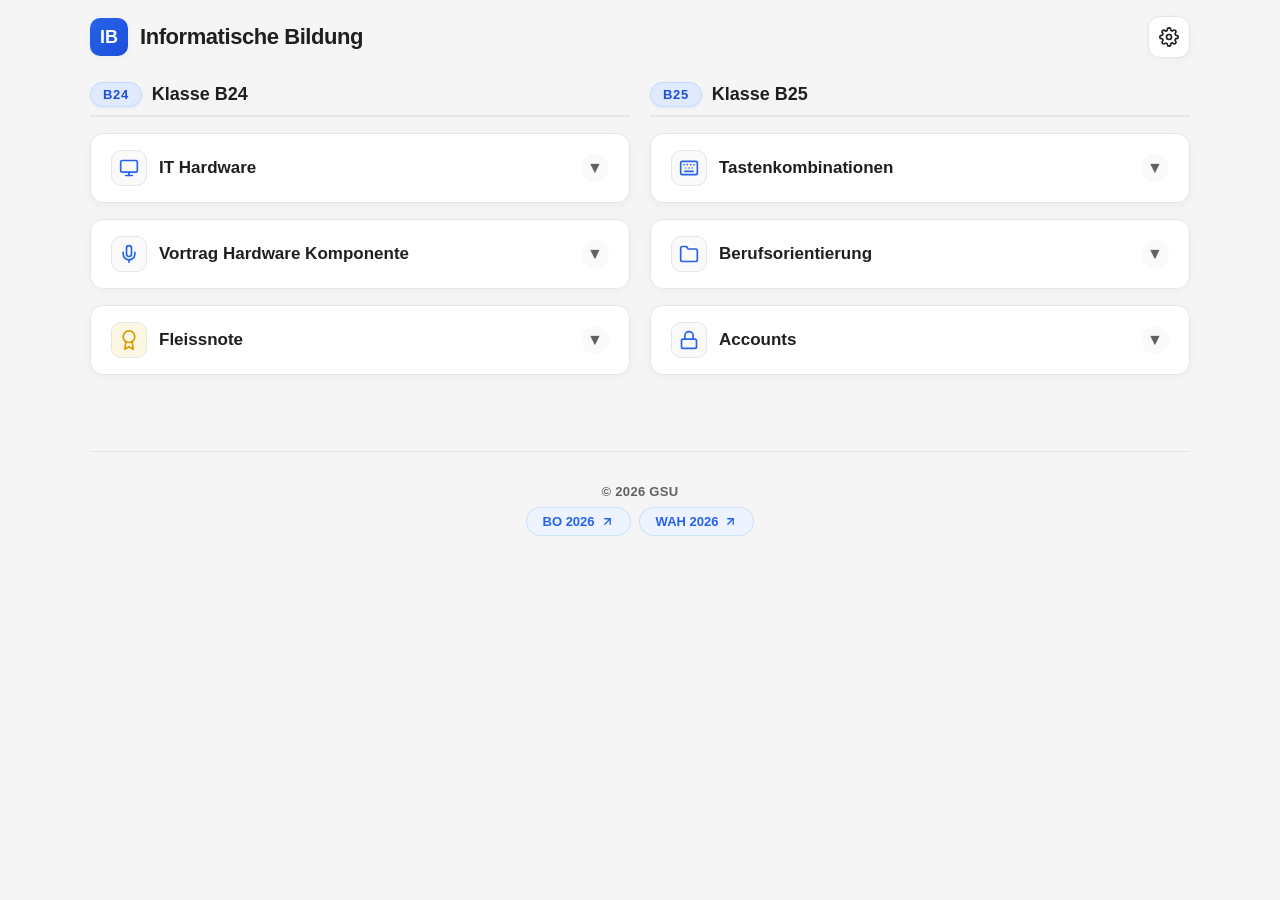
<file: index.html>
<!doctype html>
<html lang="de">
<head>
  <meta charset="utf-8" />
  <meta name="viewport" content="width=device-width, initial-scale=1" />
  <title>Informatische Bildung | 2026</title>
  <link rel="icon" href="favicon.ico" sizes="any" />
  <link rel="icon" href="favicon.png" type="image/png" sizes="256x256" />
  <style>
    :root {
      --bg: #f5f5f5;
      --card: #ffffff;
      --card-soft: #fafafa;
      --line: #e5e5e5;
      --text: #1f1f1f;
      --muted: #616161;
      --yellow: #f9c642;
      --yellow-dark: #d59b00;
      --blue: #2563eb;
      --blue-soft: #eef4ff;
      --selected: #e8f0fb;
      --shadow: 0 2px 8px rgba(0,0,0,.04);
      --shadow-strong: 0 10px 24px rgba(0,0,0,.08);
      --font-scale: 1;
      
      --google-red: #ea4335;
      --google-blue: #4285f4;
      --google-green: #34a853;
      --google-yellow: #fbbc05;
      --ms-red: #f25022;
      --ms-green: #7fba00;
      --ms-blue: #00a4ef;
      --ms-yellow: #ffb900;
    }

    body[data-theme="dark"] {
      --bg: #111418;
      --card: #1a1f26;
      --card-soft: #20262e;
      --line: #303846;
      --text: #f2f4f8;
      --muted: #b4bdca;
      --yellow: #f5c84f;
      --yellow-dark: #c89200;
      --blue: #66a1ff;
      --blue-soft: #23324e;
      --selected: #22314b;
      --shadow: 0 2px 12px rgba(0,0,0,.25);
      --shadow-strong: 0 12px 28px rgba(0,0,0,.35);
    }

    * { box-sizing: border-box; }

    body {
      margin: 0;
      font-family: "Segoe UI", Arial, sans-serif;
      background: var(--bg);
      color: var(--text);
      padding: 16px;
      transition: background .2s ease, color .2s ease;
      min-height: 100vh;
    }

    main {
      max-width: 1100px;
      margin: 0 auto;
    }

    .topbar {
      display: flex;
      justify-content: space-between;
      align-items: center;
      margin-bottom: 24px;
      position: relative;
    }

    .site-brand {
      display: flex;
      align-items: center;
      gap: 12px;
    }

    .brand-icon {
      width: 38px;
      height: 38px;
      border-radius: 10px;
      background: linear-gradient(135deg, var(--blue), #1d4ed8);
      color: white;
      display: flex;
      align-items: center;
      justify-content: center;
      font-weight: 800;
      font-size: 18px;
      box-shadow: var(--shadow);
    }

    .brand-title {
      font-size: calc(22px * var(--font-scale));
      font-weight: 700;
      margin: 0;
      letter-spacing: -0.02em;
    }

    .brand-subtitle {
      font-size: calc(13px * var(--font-scale));
      color: var(--muted);
      margin: 2px 0 0 0;
    }

    .gear-btn {
      width: 42px;
      height: 42px;
      border: 1px solid var(--line);
      border-radius: 12px;
      background: var(--card);
      color: var(--text);
      display: inline-flex;
      align-items: center;
      justify-content: center;
      cursor: pointer;
      box-shadow: var(--shadow);
      transition: transform .15s ease, background .2s ease, border-color .2s ease;
    }

    .gear-btn:hover { transform: rotate(20deg); }

    .gear-svg {
      width: 20px;
      height: 20px;
      fill: currentColor;
    }

    .settings-panel {
      position: absolute;
      right: 0;
      top: 52px;
      width: 280px;
      background: var(--card);
      border: 1px solid var(--line);
      border-radius: 14px;
      box-shadow: var(--shadow-strong);
      padding: 16px;
      display: none;
      z-index: 20;
    }

    .settings-panel.open { display: block; }

    .settings-title {
      font-size: 13px;
      font-weight: 700;
      margin: 0 0 12px;
      color: var(--muted);
      text-transform: uppercase;
      letter-spacing: .05em;
    }

    .settings-row {
      display: flex;
      justify-content: space-between;
      align-items: center;
      gap: 12px;
      padding: 10px 0;
      border-top: 1px solid var(--line);
    }

    .settings-row:first-of-type { border-top: 0; }

    .settings-label {
      font-size: calc(15px * var(--font-scale));
      font-weight: 600;
    }

    .font-size-row {
      display: block;
    }

    .font-size-heading {
      display: flex;
      align-items: center;
      justify-content: space-between;
      gap: 12px;
      margin-bottom: 8px;
    }

    .font-size-value {
      color: var(--muted);
      font-size: calc(14px * var(--font-scale));
      font-variant-numeric: tabular-nums;
      font-weight: 700;
    }

    .font-size-range {
      width: 100%;
      margin: 0;
      accent-color: var(--blue);
      cursor: pointer;
    }

    .font-size-limits {
      display: flex;
      justify-content: space-between;
      align-items: center;
      margin-top: 4px;
      color: var(--muted);
      font-size: calc(12px * var(--font-scale));
    }

    .reset-font-btn {
      background: none;
      border: none;
      color: var(--blue);
      cursor: pointer;
      font-size: calc(12px * var(--font-scale));
      padding: 0 8px;
      text-decoration: none;
      font-weight: 600;
      transition: color 0.2s ease;
    }
    .reset-font-btn:hover {
      color: var(--text);
      text-decoration: underline;
    }

    .switch {
      position: relative;
      width: 50px;
      height: 28px;
      display: inline-block;
    }

    .switch input { display: none; }

    .slider {
      position: absolute;
      inset: 0;
      background: #b8b8b8;
      border-radius: 999px;
      cursor: pointer;
      transition: .2s ease;
    }

    .slider::before {
      content: "";
      position: absolute;
      width: 22px;
      height: 22px;
      left: 3px;
      top: 3px;
      border-radius: 50%;
      background: white;
      transition: .2s ease;
      box-shadow: 0 2px 6px rgba(0,0,0,.15);
    }

    .switch input:checked + .slider {
      background: var(--blue);
    }

    .switch input:checked + .slider::before {
      transform: translateX(22px);
    }

    /* Grid Layout for Classes */
    .columns-grid {
      display: grid;
      grid-template-columns: 1fr 1fr;
      gap: 20px;
      align-items: start;
    }
    .columns-grid.single-col {
      grid-template-columns: minmax(0, calc((100% - 20px) / 2));
      justify-content: center;
    }
    .hidden-col {
      display: none !important;
    }

    .class-filter-buttons {
      display: flex;
      gap: 4px;
      margin-left: auto;
      background: #f1f5f9;
      padding: 4px;
      border-radius: 12px;
      border: 1px solid #e2e8f0;
      box-shadow: inset 0 2px 4px 0 rgba(0,0,0,0.05);
    }
    body[data-theme="dark"] .class-filter-buttons {
      background: rgba(30, 41, 59, 0.8);
      border-color: #334155;
      box-shadow: inset 0 2px 4px 0 rgba(0,0,0,0.2);
    }
    .filter-btn {
      background: transparent;
      color: #475569;
      border: none;
      padding: 6px 12px;
      border-radius: 8px;
      font-size: calc(13px * var(--font-scale));
      font-weight: 700;
      cursor: pointer;
      transition: all 0.2s ease;
      font-family: inherit;
      white-space: nowrap;
    }
    body[data-theme="dark"] .filter-btn {
      color: #94a3b8;
    }
    .filter-btn:hover:not(.active) {
      background: #e2e8f0;
      color: #1e293b;
    }
    body[data-theme="dark"] .filter-btn:hover:not(.active) {
      background: #334155;
      color: #e2e8f0;
    }
    .filter-btn.active {
      background: var(--blue);
      color: white;
      box-shadow: 0 4px 6px -1px rgba(0, 0, 0, 0.1), 0 2px 4px -1px rgba(0, 0, 0, 0.06);
      cursor: default;
    }
    body[data-theme="dark"] .filter-btn.active {
      color: white;
      box-shadow: 0 4px 6px -1px rgba(0, 0, 0, 0.3), 0 2px 4px -1px rgba(0, 0, 0, 0.2);
    }

    .column-header {
      display: flex;
      align-items: center;
      gap: 10px;
      margin-bottom: 16px;
      padding-bottom: 8px;
      border-bottom: 2px solid var(--line);
    }

    .class-badge {
      background: #e0eafe;
      color: #1d4ed8;
      border: 1px solid #bfdbfe;
      font-size: calc(13px * var(--font-scale));
      font-weight: 800;
      padding: 4px 12px;
      border-radius: 999px;
      letter-spacing: 0.05em;
      box-shadow: 0 1px 3px rgba(37, 99, 235, 0.1);
    }

    body[data-theme="dark"] .class-badge {
      background: var(--blue-soft);
      color: var(--blue);
      border: 1px solid rgba(102, 161, 255, 0.35);
      box-shadow: 0 1px 4px rgba(0, 0, 0, 0.2);
    }

    .column-title {
      font-size: calc(18px * var(--font-scale));
      font-weight: 700;
      margin: 0;
    }

    /* Kachel / Tile Styles */
    .kachel {
      background: var(--card);
      border: 1px solid var(--line);
      border-radius: 14px;
      box-shadow: var(--shadow);
      margin-bottom: 16px;
      overflow: hidden;
      transition: box-shadow .2s ease, border-color .2s ease;
    }

    .kachel:hover {
      box-shadow: var(--shadow-strong);
      border-color: rgba(37, 99, 235, 0.3);
    }

    .kachel-header {
      padding: 16px 20px;
      display: flex;
      align-items: center;
      justify-content: space-between;
      cursor: pointer;
      user-select: none;
      background: var(--card);
    }

    .kachel-title-wrap {
      display: flex;
      align-items: center;
      gap: 12px;
    }

    .kachel-icon {
      width: 36px;
      height: 36px;
      border-radius: 10px;
      background: var(--card-soft);
      border: 1px solid var(--line);
      display: flex;
      align-items: center;
      justify-content: center;
      color: var(--blue);
      flex-shrink: 0;
    }

    .kachel-title {
      font-size: calc(17px * var(--font-scale));
      font-weight: 700;
      margin: 0;
      color: var(--text);
    }

    .kachel-subtitle {
      font-size: calc(13px * var(--font-scale));
      color: var(--muted);
      margin: 2px 0 0 0;
    }

    .toggle-arrow {
      width: 28px;
      height: 28px;
      border-radius: 50%;
      background: var(--card-soft);
      display: flex;
      align-items: center;
      justify-content: center;
      color: var(--muted);
      transition: transform .25s ease;
      flex-shrink: 0;
    }

    .kachel.open .toggle-arrow {
      transform: rotate(180deg);
      color: var(--blue);
      background: var(--blue-soft);
    }

    .kachel-body {
      display: none;
      padding: 0 20px 20px;
      border-top: 1px solid var(--line);
      background: var(--card-soft);
    }

    .kachel.open .kachel-body {
      display: block;
    }

    /* Sub-tiles / Unterkacheln */
    .unterkacheln {
      display: flex;
      flex-direction: column;
      gap: 16px;
      margin-top: 16px;
    }

    .unterkachel {
      background: var(--card);
      border: 1px solid var(--line);
      border-radius: 12px;
      padding: 16px;
      box-shadow: var(--shadow);
    }

    .unterkachel-head {
      display: flex;
      align-items: center;
      justify-content: space-between;
      gap: 12px;
      margin-bottom: 2px;
      flex-wrap: wrap;
    }

    .unterkachel-title {
      font-size: calc(15px * var(--font-scale));
      font-weight: 700;
      margin: 0;
      display: flex;
      align-items: center;
      gap: 10px;
    }

    .unterkachel-title span {
      display: inline-flex;
      align-items: center;
      justify-content: center;
      width: 32px;
      height: 32px;
      border-radius: 8px;
      background: var(--card-soft);
      border: 1px solid var(--line);
      font-size: calc(16px * var(--font-scale));
      flex-shrink: 0;
      box-shadow: 0 1px 3px rgba(0,0,0,0.04);
    }

    .btn-link {
      display: inline-flex;
      align-items: center;
      justify-content: center;
      width: 44px;
      height: 44px;
      border-radius: 10px;
      background: var(--blue);
      color: white;
      text-decoration: none;
      transition: all .18s cubic-bezier(0.4, 0, 0.2, 1);
      box-shadow: 0 2px 6px rgba(37,99,235,.25);
      flex-shrink: 0;
    }

    .btn-link:hover {
      background: #1d4ed8;
      transform: translateY(-2px) scale(1.05);
      box-shadow: 0 4px 12px rgba(37,99,235,.35);
    }

    /* Tastenkombinationen P1: text labels must not inherit the generic icon-box sizing. */
    #tkKachel .unterkachel-head > div {
      min-width: 0;
      flex: 1 1 220px;
    }

    #tkKachel .unterkachel-title .task-number {
      width: auto;
      min-width: 32px;
      height: auto;
      min-height: 32px;
      padding: 4px 8px;
      line-height: 1;
    }

    #tkKachel .unterkachel-title .task-name {
      display: inline-flex;
      width: auto;
      height: auto;
      min-width: 0;
      flex: 1 1 auto;
      justify-content: flex-start;
      border: 0;
      border-radius: 0;
      background: transparent;
      box-shadow: none;
      font-size: inherit;
      line-height: 1.25;
      white-space: normal;
    }

    #tkKachel .btn-link:not(:empty) {
      width: auto;
      height: auto;
      min-width: 64px;
      min-height: 44px;
      padding: 8px 12px;
      font-size: calc(12px * var(--font-scale));
      font-weight: 800;
      line-height: 1.15;
      white-space: nowrap;
    }

    /* Premium hardware task list */
    .hw-task-list{gap:10px;margin-top:12px}
    .hw-task-list .task-card{position:relative;overflow:hidden;isolation:isolate;min-height:66px;padding:10px 12px 10px 14px;border-radius:22px;background:linear-gradient(135deg,var(--card),var(--card-soft));border:1px solid var(--line);box-shadow:0 9px 24px rgba(15,23,42,.06);cursor:pointer;transition:transform .22s cubic-bezier(.2,.9,.2,1),border-color .22s ease,box-shadow .22s ease;animation:taskCardIn .46s cubic-bezier(.2,.9,.2,1) both}
    .hw-task-list .task-card>div{position:relative;z-index:2;width:100%}
    .hw-task-list .task-card::before{content:"";position:absolute;inset:0 0 0 48%;z-index:0;background:linear-gradient(90deg,rgba(16,185,129,0),rgba(16,185,129,.08) 22%,rgba(16,185,129,.18));opacity:0;transform:scaleX(0);transform-origin:right center}
    .hw-task-list .task-card::after{content:"";position:absolute;width:115px;height:115px;border-radius:50%;right:-72px;top:-72px;background:rgba(0,120,212,.075);z-index:0;transition:transform .35s ease,opacity .35s ease}
    .hw-task-list .task-card:hover,.hw-task-list .task-card:focus-visible{transform:translateY(-2px);border-color:rgba(0,120,212,.40);box-shadow:0 16px 34px rgba(15,23,42,.105);outline:none}
    .hw-task-list .task-card:hover::after{transform:scale(1.38)}
    .hw-task-list .unterkachel-title{font-size:calc(15px * var(--font-scale));line-height:1.18;gap:0;flex:1;min-width:0}
    .hw-task-list .unterkachel-title .task-number{display:inline-flex;width:54px;height:42px;border-radius:15px;align-items:center;justify-content:center;flex:0 0 auto;color:#fff;background:linear-gradient(135deg,#0078d4,#2563eb);border:0;box-shadow:0 9px 19px rgba(0,120,212,.22);font-size:calc(13px * var(--font-scale));font-weight:950;letter-spacing:-.02em}
    .hw-task-list .unterkachel-title .task-name{display:inline!important;width:auto!important;height:auto!important;min-width:0;border:0!important;border-left:1px solid var(--line)!important;background:transparent!important;box-shadow:none!important;border-radius:0!important;justify-content:flex-start!important;margin-left:13px;padding-left:14px;font-size:inherit!important;color:var(--text);white-space:normal}
    .hw-task-list .btn-link{width:auto;height:42px;padding:0 14px;border-radius:15px;gap:8px;font-size:calc(11px * var(--font-scale));font-weight:850;background:linear-gradient(135deg,#0078d4,#2563eb);box-shadow:0 9px 19px rgba(37,99,235,.20)}
    .hw-task-list .task-card.task-done{border-color:rgba(16,185,129,.34);box-shadow:0 10px 26px rgba(16,185,129,.08)}
    .hw-task-list .task-card.task-done::before{opacity:1;animation:completionSweep .7s cubic-bezier(.2,.9,.2,1) both}
    .hw-task-list .task-card.task-done::after{background:rgba(16,185,129,.11)}
    .hw-task-list .task-card.task-done .task-number{background:linear-gradient(135deg,#059669,#34d399);box-shadow:0 9px 20px rgba(16,185,129,.23)}
    .hw-task-list .task-card.task-done .task-name{border-left-color:rgba(16,185,129,.32)!important}
    .hw-task-list .task-card.task-done .btn-link{background:linear-gradient(135deg,#059669,#10b981)!important;box-shadow:0 9px 20px rgba(16,185,129,.22)!important}
    .hw-task-list .task-check{font-size:18px;font-weight:950;line-height:1;animation:checkPop .42s cubic-bezier(.2,1.3,.3,1) both}
    a.btn-link:empty{display:none!important}
    .silent-card-link{cursor:pointer}
    .hw-task-list .task-card:nth-child(2){animation-delay:.035s}.hw-task-list .task-card:nth-child(3){animation-delay:.07s}.hw-task-list .task-card:nth-child(4){animation-delay:.105s}.hw-task-list .task-card:nth-child(5){animation-delay:.14s}.hw-task-list .task-card:nth-child(6){animation-delay:.175s}.hw-task-list .task-card:nth-child(7){animation-delay:.21s}.hw-task-list .task-card:nth-child(8){animation-delay:.245s}.hw-task-list .task-card:nth-child(9){animation-delay:.28s}.hw-task-list .task-card:nth-child(10){animation-delay:.315s}.hw-task-list .task-card:nth-child(11){animation-delay:.35s}.hw-task-list .task-card:nth-child(12){animation-delay:.385s}.hw-task-list .task-card:nth-child(13){animation-delay:.42s}.hw-task-list .task-card:nth-child(14){animation-delay:.455s}
    @keyframes taskCardIn{from{opacity:0;transform:translateY(12px) scale(.988)}to{opacity:1;transform:none}}@keyframes completionSweep{from{transform:scaleX(0);opacity:0}to{transform:scaleX(1);opacity:1}}@keyframes checkPop{from{opacity:0;transform:scale(.4) rotate(-18deg)}to{opacity:1;transform:none}}
    @media(max-width:560px){.hw-task-list .task-card{min-height:60px;padding:9px 10px;border-radius:19px}.hw-task-list .btn-link{min-width:62px;height:40px;padding:0 11px;border-radius:14px}.hw-task-list .unterkachel-title .task-number{width:46px;height:38px;border-radius:13px}.hw-task-list .unterkachel-title .task-name{margin-left:10px;padding-left:11px}.hw-task-list .task-card::before{inset:0 0 0 44%}}
    @media(prefers-reduced-motion:reduce){.hw-task-list .task-card,.hw-task-list .task-card::before,.hw-task-list .task-check{animation:none!important;transition:none!important}}

    /* OneDrive Folder Preview (from i.html) */
    .path {
      display: flex;
      align-items: center;
      gap: 6px;
      color: var(--muted);
      font-size: calc(13px * var(--font-scale));
      margin-bottom: 10px;
    }

    .panel {
      background: var(--card);
      border: 1px solid var(--line);
      border-radius: 8px;
      overflow: hidden;
    }

    .row {
      display: grid;
      grid-template-columns: 36px 1fr auto;
      align-items: center;
      min-height: 42px;
      padding: 0 12px;
      border-bottom: 1px solid var(--line);
      gap: 8px;
    }

    .row:last-child { border-bottom: 0; }

    .row.header {
      min-height: 34px;
      font-size: calc(12px * var(--font-scale));
      font-weight: 600;
      color: var(--muted);
      background: var(--card-soft);
    }

    .folder {
      width: 22px;
      height: 15px;
      border-radius: 2px 3px 3px 3px;
      background: linear-gradient(#ffd96a, var(--yellow));
      position: relative;
      box-shadow: inset 0 -1px 0 rgba(0,0,0,.12);
    }

    .folder::before {
      content: "";
      position: absolute;
      left: 2px;
      top: -4px;
      width: 9px;
      height: 5px;
      border-radius: 2px 2px 0 0;
      background: var(--yellow-dark);
    }

    .name {
      font-size: calc(14px * var(--font-scale));
      font-weight: 500;
    }

    .count {
      color: var(--muted);
      font-size: calc(13px * var(--font-scale));
    }

    /* ACCOUNTS Graphic */
    .accounts-graphic {
      display: grid;
      grid-template-columns: 1fr 1fr;
      gap: 12px;
      margin-top: 10px;
    }

    .account-card {
      border: 1px solid var(--line);
      border-radius: 10px;
      padding: 14px;
      background: var(--card-soft);
      display: flex;
      flex-direction: column;
      align-items: center;
      text-align: center;
      text-decoration: none;
      color: inherit;
      cursor: pointer;
      transition: transform .15s ease, border-color .15s ease, box-shadow .15s ease;
    }

    .account-card:hover {
      transform: translateY(-2px);
      box-shadow: var(--shadow);
    }

    .account-card.google {
      border-top: 3px solid var(--google-blue);
    }

    .account-card.microsoft {
      border-top: 3px solid var(--ms-blue);
    }

    .account-logo {
      width: 44px;
      height: 44px;
      margin-bottom: 8px;
      display: flex;
      align-items: center;
      justify-content: center;
    }

    .account-title {
      font-size: calc(15px * var(--font-scale));
      font-weight: 700;
      margin: 0 0 4px 0;
    }

    .account-desc {
      font-size: calc(12px * var(--font-scale));
      color: var(--muted);
      line-height: 1.35;
      margin: 0 0 10px 0;
    }

    .account-badges {
      display: flex;
      flex-wrap: wrap;
      gap: 4px;
      justify-content: center;
    }

    .badge {
      font-size: calc(11px * var(--font-scale));
      padding: 3px 8px;
      border-radius: 6px;
      background: var(--card);
      border: 1px solid var(--line);
      font-weight: 600;
    }

    .badge-link {
      font-size: calc(12px * var(--font-scale));
      padding: 5px 10px;
      border-radius: 8px;
      background: var(--card);
      border: 1px solid var(--line);
      color: var(--text);
      text-decoration: none;
      font-weight: 600;
      display: inline-flex;
      align-items: center;
      gap: 4px;
      transition: background .15s ease, border-color .15s ease, transform .15s ease, color .15s ease;
    }

    .badge-link:hover {
      background: var(--blue-soft);
      border-color: var(--blue);
      color: var(--blue);
      transform: translateY(-1px);
    }

    /* IT Hardware Grid */
    .hardware-grid {
      display: grid;
      grid-template-columns: repeat(auto-fit, minmax(130px, 1fr));
      gap: 10px;
      margin-top: 14px;
    }

    .hw-item {
      background: var(--card);
      border: 1px solid var(--line);
      border-radius: 10px;
      padding: 12px;
      text-align: center;
    }

    .hw-icon {
      font-size: 24px;
      margin-bottom: 6px;
    }

    .hw-title {
      font-size: calc(13px * var(--font-scale));
      font-weight: 700;
      margin: 0;
    }

    .hw-sub {
      font-size: calc(11px * var(--font-scale));
      color: var(--muted);
      margin-top: 2px;
    }

    @media (max-width: 768px) {
      .columns-grid,
      .columns-grid.single-col { grid-template-columns: 1fr; }
      .columns-grid.single-col { justify-content: stretch; }
      .accounts-graphic { grid-template-columns: 1fr; }
    }

    .site-footer {
      margin-top: 60px;
      padding: 32px 20px 48px 20px;
      border-top: 1px solid var(--line);
      text-align: center;
    }

    .footer-container {
      display: flex;
      flex-direction: column;
      align-items: center;
      gap: 8px;
    }

    .copyright {
      font-size: calc(13px * var(--font-scale));
      font-weight: 600;
      color: var(--muted);
      letter-spacing: 0.3px;
    }

    .footer-link {
      display: inline-flex;
      align-items: center;
      gap: 6px;
      font-size: calc(13px * var(--font-scale));
      font-weight: 600;
      color: var(--blue);
      text-decoration: none;
      padding: 6px 16px;
      border-radius: 20px;
      background: var(--blue-soft);
      border: 1px solid rgba(0, 120, 212, 0.15);
      transition: all 0.2s ease;
    }

    .footer-link:hover {
      background: var(--blue);
      color: #ffffff;
      border-color: var(--blue);
      transform: translateY(-1px);
      box-shadow: 0 4px 12px rgba(0, 120, 212, 0.25);
    }
  </style>
</head>
<body data-theme="light">
  <main>
    <!-- Topbar & Settings -->
    <div class="topbar">
      <div class="site-brand">
        <div class="brand-icon">IB</div>
        <div>
          <h1 class="brand-title">Informatische Bildung</h1>
        </div>
      </div>

      <button class="gear-btn" id="gearBtn" aria-label="Einstellungen öffnen" title="Einstellungen">
        <svg width="20" height="20" viewBox="0 0 24 24" fill="none" stroke="currentColor" stroke-width="2"><circle cx="12" cy="12" r="3"/><path d="M19.4 15a1.65 1.65 0 0 0 .33 1.82l.06.06a2 2 0 0 1 0 2.83 2 2 0 0 1-2.83 0l-.06-.06a1.65 1.65 0 0 0-1.82-.33 1.65 1.65 0 0 0-1 1.51V21a2 2 0 0 1-2 2 2 2 0 0 1-2-2v-.09A1.65 1.65 0 0 0 9 19.4a1.65 1.65 0 0 0-1.82.33l-.06.06a2 2 0 0 1-2.83 0 2 2 0 0 1 0-2.83l.06-.06a1.65 1.65 0 0 0 .33-1.82 1.65 1.65 0 0 0-1.51-1H3a2 2 0 0 1-2-2 2 2 0 0 1 2-2h.09A1.65 1.65 0 0 0 4.6 9a1.65 1.65 0 0 0-.33-1.82l-.06-.06a2 2 0 0 1 0-2.83 2 2 0 0 1 2.83 0l.06.06a1.65 1.65 0 0 0 1.82.33H9a1.65 1.65 0 0 0 1-1.51V3a2 2 0 0 1 2-2 2 2 0 0 1 2 2v.09a1.65 1.65 0 0 0 1 1.51 1.65 1.65 0 0 0 1.82-.33l.06-.06a2 2 0 0 1 2.83 0l.06.06a2 2 0 0 1 0 2.83l-.06.06a1.65 1.65 0 0 0-.33 1.82V9a1.65 1.65 0 0 0 1.51 1H21a2 2 0 0 1 2 2 2 2 0 0 1-2 2h-.09a1.65 1.65 0 0 0-1.51 1z"/></svg>
      </button>

      <div class="settings-panel" id="settingsPanel">
        <p class="settings-title">Einstellungen</p>

        <div class="settings-row">
          <span class="settings-label">Dunkles Design</span>
          <label class="switch">
            <input type="checkbox" id="themeToggle" />
            <span class="slider"></span>
          </label>
        </div>

        <div class="settings-row font-size-row">
          <label class="settings-label">Klassen-Ansicht</label>
          <div class="class-filter-buttons">
            <button class="filter-btn active" data-val="all">Alle</button>
            <button class="filter-btn" data-val="b24">B24</button>
            <button class="filter-btn" data-val="b25">B25</button>
          </div>
        </div>

        <div class="settings-row font-size-row">
          <div class="font-size-heading">
            <label class="settings-label" for="fontSizeRange">Schriftgrösse</label>
            <output class="font-size-value" id="fontSizeValue" for="fontSizeRange">100%</output>
          </div>
          <input class="font-size-range" id="fontSizeRange" type="range" min="80" max="250" value="100" step="5" />
          <div class="font-size-limits">
            <span aria-hidden="true">80%</span>
            <button type="button" id="resetFontSizeBtn" class="reset-font-btn" aria-label="Schriftgrösse auf 100% zurücksetzen">Reset</button>
            <span aria-hidden="true">250%</span>
          </div>
        </div>

        <div style="margin-top: 8px; text-align: center;">
          <span style="font-size: 9px; color: var(--muted); opacity: 0.18; font-family: monospace; letter-spacing: 0.8px; user-select: none;">IB-U V2.0.1</span>
        </div>
      </div>
    </div>

    <!-- Main Content: Two Columns -->
    <div class="columns-grid">
      
      <!-- LEFT COLUMN: B24 -->
      <section aria-label="Klasse B24" id="col-b24">
        <div class="column-header">
          <span class="class-badge">B24</span>
          <h2 class="column-title">Klasse B24</h2>
        </div>

        <!-- Tile 1: IT Hardware -->
        <div class="kachel" id="hwKachel">
          <div class="kachel-header" onclick="toggleKachel(this)">
            <div class="kachel-title-wrap">
              <div class="kachel-icon">
                <svg width="20" height="20" viewBox="0 0 24 24" fill="none" stroke="currentColor" stroke-width="2" stroke-linecap="round" stroke-linejoin="round"><rect x="2" y="3" width="20" height="14" rx="2" ry="2"/><line x1="8" y1="21" x2="16" y2="21"/><line x1="12" y1="17" x2="12" y2="21"/></svg>
              </div>
              <div>
                <h3 class="kachel-title">IT Hardware</h3>
              </div>
            </div>
            <div class="toggle-arrow">▼</div>
          </div>

          <div class="kachel-body">
            <div class="unterkacheln hw-task-list">
              <!-- Unterkachel: A1 IT-Hardware Memory -->
              <div class="unterkachel task-card">
                <div style="display: flex; align-items: center; justify-content: space-between; gap: 16px;">
                  <div>
                    <h4 class="unterkachel-title" id="title-A1" style="margin-bottom: 2px;">
                       <span class="task-number">A1</span><span class="task-name">IT-Hardware Memory</span>
                    </h4>
                  </div>
                  <a href="hw/A1.html" target="_blank" rel="noopener" class="btn-link" title="In neuem Tab öffnen" aria-label="In neuem Tab öffnen"></a>
                </div>
              </div>

              <!-- Unterkachel: A2 EVA Prinzip -->
              <div class="unterkachel task-card">
                <div style="display: flex; align-items: center; justify-content: space-between; gap: 16px;">
                  <div>
                    <h4 class="unterkachel-title" id="title-A2" style="margin-bottom: 2px;">
                       <span class="task-number">A2</span><span class="task-name">Das EVA-Prinzip</span>
                    </h4>
                  </div>
                  <a href="hw/A2.html" target="_blank" rel="noopener" class="btn-link" title="In neuem Tab öffnen" aria-label="In neuem Tab öffnen"></a>
                </div>
              </div>

              <!-- Unterkachel: A3 Hardware -->
              <div class="unterkachel task-card">
                <div style="display: flex; align-items: center; justify-content: space-between; gap: 16px;">
                  <div>
                    <h4 class="unterkachel-title" id="title-A3" style="margin-bottom: 2px;">
                       <span class="task-number">A3</span><span class="task-name">Computeraufbau</span>
                    </h4>
                  </div>
                  <a href="hw/A3.html" target="_blank" rel="noopener" class="btn-link" title="In neuem Tab öffnen" aria-label="In neuem Tab öffnen"></a>
                </div>
              </div>

              <!-- Unterkachel: A4 Anschlüsse & Kabel -->
              <div class="unterkachel task-card">
                <div style="display: flex; align-items: center; justify-content: space-between; gap: 16px;">
                  <div>
                    <h4 class="unterkachel-title" id="title-A4" style="margin-bottom: 2px;">
                       <span class="task-number">A4</span><span class="task-name">Anschlüsse &amp; PC-Kabel</span>
                    </h4>
                  </div>
                  <a href="hw/A4.html" target="_blank" rel="noopener" class="btn-link" title="In neuem Tab öffnen" aria-label="In neuem Tab öffnen"></a>
                </div>
              </div>

              <!-- Unterkachel: A5 Schnittstellen & PC-Kabel -->
              <div class="unterkachel task-card">
                <div style="display: flex; align-items: center; justify-content: space-between; gap: 16px;">
                  <div>
                    <h4 class="unterkachel-title" id="title-A5" style="margin-bottom: 2px;">
                       <span class="task-number">A5</span><span class="task-name">Schnittstellen &amp; PC-Kabel</span>
                    </h4>
                  </div>
                  <a href="hw/A5.html" target="_blank" rel="noopener" class="btn-link" title="In neuem Tab öffnen" aria-label="In neuem Tab öffnen"></a>
                </div>
              </div>

              <!-- Unterkachel: A6 Mainboard-Anschlüsse -->
              <div class="unterkachel task-card">
                <div style="display: flex; align-items: center; justify-content: space-between; gap: 16px;">
                  <div>
                    <h4 class="unterkachel-title" id="title-A6" style="margin-bottom: 2px;">
                       <span class="task-number">A6</span><span class="task-name">Mainboard-Anschlüsse</span>
                    </h4>
                  </div>
                  <a href="hw/A6.html" target="_blank" rel="noopener" class="btn-link" title="In neuem Tab öffnen" aria-label="In neuem Tab öffnen"></a>
                </div>
              </div>

              <!-- Unterkachel: A7 TROUBLESHOOTER -->
              <div class="unterkachel task-card">
                <div style="display: flex; align-items: center; justify-content: space-between; gap: 16px;">
                  <div>
                    <h4 class="unterkachel-title" id="title-A7" style="margin-bottom: 2px;">
                       <span class="task-number">A7</span><span class="task-name">TROUBLESHOOTER</span>
                    </h4>
                  </div>
                  <a href="hw/A7.html" target="_blank" rel="noopener" class="btn-link" title="In neuem Tab öffnen" aria-label="In neuem Tab öffnen"></a>
                </div>
              </div>

              <!-- Unterkachel: A8 EVA-Repetition -->
              <div class="unterkachel task-card">
                <div style="display: flex; align-items: center; justify-content: space-between; gap: 16px;">
                  <div>
                    <h4 class="unterkachel-title" id="title-A8" style="margin-bottom: 2px;">
                       <span class="task-number">A8</span><span class="task-name">EVA-Repetition</span>
                    </h4>
                  </div>
                  <a href="hw/A8.html" target="_blank" rel="noopener" class="btn-link" title="In neuem Tab öffnen" aria-label="In neuem Tab öffnen"></a>
                </div>
              </div>

              <!-- Unterkachel: A9 EVA-Szenarien -->
              <div class="unterkachel task-card">
                <div style="display: flex; align-items: center; justify-content: space-between; gap: 16px;">
                  <div>
                    <h4 class="unterkachel-title" id="title-A9" style="margin-bottom: 2px;">
                       <span class="task-number">A9</span><span class="task-name">EVA-Szenarien</span>
                    </h4>
                  </div>
                  <a href="hw/A9.html" target="_blank" rel="noopener" class="btn-link" title="In neuem Tab öffnen" aria-label="In neuem Tab öffnen"></a>
                </div>
              </div>

    <!-- Unterkachel: A10 RAM, HDD oder SSD -->
    <div class="unterkachel task-card">
      <div style="display: flex; align-items: center; justify-content: space-between; gap: 16px;">
        <div>
          <h4 class="unterkachel-title" id="title-A10" style="margin-bottom: 2px;">
             <span class="task-number">A10</span><span class="task-name">RAM, HDD oder SSD?</span>
          </h4>
        </div>
        <a href="hw/A10.html" target="_blank" rel="noopener" class="btn-link" title="In neuem Tab öffnen" aria-label="In neuem Tab öffnen"></a>
      </div>
    </div>

    <!-- Unterkachel: A11 Kaufberatung -->
    <div class="unterkachel task-card">
      <div style="display: flex; align-items: center; justify-content: space-between; gap: 16px;">
        <div>
          <h4 class="unterkachel-title" id="title-A11" style="margin-bottom: 2px;">
             <span class="task-number">A11</span><span class="task-name">Kaufberatung im Tech Shop</span>
          </h4>
        </div>
        <a href="hw/A11.html" target="_blank" rel="noopener" class="btn-link" title="In neuem Tab öffnen" aria-label="In neuem Tab öffnen"></a>
      </div>
    </div>

    <!-- Unterkachel: A12 Schnittstellen sortieren -->
    <div class="unterkachel task-card">
      <div style="display: flex; align-items: center; justify-content: space-between; gap: 16px;">
        <div>
          <h4 class="unterkachel-title" id="title-A12" style="margin-bottom: 2px;">
             <span class="task-number">A12</span><span class="task-name">Schnittstellen sortieren</span>
          </h4>
        </div>
        <a href="hw/A12.html" target="_blank" rel="noopener" class="btn-link" title="In neuem Tab öffnen" aria-label="In neuem Tab öffnen"></a>
      </div>
    </div>

    <!-- Unterkachel: A13 Grüne IT -->
    <div class="unterkachel task-card">
      <div style="display: flex; align-items: center; justify-content: space-between; gap: 16px;">
        <div>
          <h4 class="unterkachel-title" id="title-A13" style="margin-bottom: 2px;">
             <span class="task-number">A13</span><span class="task-name">Grüne IT &amp; Nachhaltigkeit</span>
          </h4>
        </div>
        <a href="hw/A13.html" target="_blank" rel="noopener" class="btn-link" title="In neuem Tab öffnen" aria-label="In neuem Tab öffnen"></a>
      </div>
    </div>

    <!-- Unterkachel: A14 Green-IT-Challenge -->
    <div class="unterkachel task-card">
      <div style="display: flex; align-items: center; justify-content: space-between; gap: 16px;">
        <div>
          <h4 class="unterkachel-title" id="title-A14" style="margin-bottom: 2px;">
             <span class="task-number">A14</span><span class="task-name">Green-IT-Challenge</span>
          </h4>
        </div>
        <a href="hw/A14.html" target="_blank" rel="noopener" class="btn-link" title="In neuem Tab öffnen" aria-label="In neuem Tab öffnen"></a>
      </div>
    </div>

    <!-- Übungsprüfung: P1 DOCX -->
    <div class="unterkachel task-card">
      <div style="display: flex; align-items: center; justify-content: space-between; gap: 16px;">
        <div>
          <h4 class="unterkachel-title" id="title-P1" style="margin-bottom: 2px;">
             <span class="task-number">P1</span><span class="task-name">Übungsprüfung Hardware</span>
          </h4>
        </div>
        <a href="hw/P1.docx" download="P1_Uebungspruefung_Hardware.docx" class="btn-link" title="Übungsprüfung herunterladen" aria-label="Übungsprüfung als DOCX herunterladen"><span class="btn-status-text">DOCX ↓</span></a>
      </div>
    </div>


            </div>
          </div>
        </div>

                <!-- Tile 2: Vortrag & Präsentation -->
        <div class="kachel" id="vortragKachel">
          <div class="kachel-header" onclick="toggleKachel(this)">
            <div class="kachel-title-wrap">
              <div class="kachel-icon">
                <svg width="20" height="20" viewBox="0 0 24 24" fill="none" stroke="currentColor" stroke-width="2" stroke-linecap="round" stroke-linejoin="round"><path d="M12 2a3 3 0 0 0-3 3v7a3 3 0 0 0 6 0V5a3 3 0 0 0-3-3z"/><path d="M19 10v2a7 7 0 0 1-14 0v-2"/><line x1="12" y1="19" x2="12" y2="22"/></svg>
              </div>
              <div>
                <h3 class="kachel-title">Vortrag Hardware Komponente</h3>
              </div>
            </div>
            <div class="toggle-arrow">▼</div>
          </div>

          <div class="kachel-body">
            <div style="display: flex; flex-direction: column; gap: 14px; margin-top: 14px;">

              <!-- Header Bar with Quick Specs -->
              <div style="display: flex; justify-content: space-between; align-items: center; flex-wrap: wrap; gap: 8px; padding: 12px; background: var(--card); border: 1px solid var(--line); border-radius: 10px;">
                <div style="display: flex; gap: 8px; flex-wrap: wrap;">
                  <span class="badge" style="background: var(--blue-soft); color: var(--blue);">⏱️ Solo: mind. 5 Min</span>
                  <span class="badge" style="background: var(--blue-soft); color: var(--blue);">⏱️ 2er-Team: mind. 8 Min</span>
                  <span class="badge" style="background: #eefaf2; color: #107c41; border-color: #bde7cf;">📁 Abgabe: PPTX oder HTML</span>
                </div>
              </div>

              <!-- Evaluation Rubric / Bewertungsraster -->
              <div style="background: var(--card); border: 1px solid var(--line); border-radius: 10px; padding: 14px;">
                <h4 style="font-size: calc(14px * var(--font-scale)); font-weight: 700; margin: 0 0 10px 0; color: var(--text); display: flex; justify-content: space-between; align-items: center; flex-wrap: wrap; gap: 6px;">
                  <span>📊 Bewertungskriterien</span>
                  <span class="badge" style="background: var(--blue-soft); color: var(--blue);">Max. 12 P (+1 P Bonus) = Note 6.0</span>
                </h4>
                
                <div style="overflow-x: auto;">
                  <table style="width: 100%; border-collapse: collapse; font-size: calc(12.5px * var(--font-scale)); text-align: left;">
                    <thead>
                      <tr style="background: var(--card-soft); border-bottom: 2px solid var(--line);">
                        <th style="padding: 8px 12px; font-weight: 700; color: var(--text);">Kriterium</th>
                        <th style="padding: 8px 12px; font-weight: 700; color: var(--blue); text-align: right;">Punkte</th>
                      </tr>
                    </thead>
                    <tbody style="color: var(--text);">
                      <tr style="border-bottom: 1px solid var(--line);">
                        <td style="padding: 7px 12px;"><strong>Zeitvorgabe</strong> (Einhaltung 5–8 Min.)</td>
                        <td style="padding: 7px 12px; text-align: right; font-weight: 700;">1 P</td>
                      </tr>
                      <tr style="border-bottom: 1px solid var(--line);">
                        <td style="padding: 7px 12px;"><strong>Folien/Inhalt</strong> (Vollständigkeit &amp; Richtigkeit)</td>
                        <td style="padding: 7px 12px; text-align: right; font-weight: 700; color: var(--blue);">6 P</td>
                      </tr>
                      <tr style="border-bottom: 1px solid var(--line);">
                        <td style="padding: 7px 12px;"><strong>Design/Lesbarkeit</strong> (Struktur &amp; Layout)</td>
                        <td style="padding: 7px 12px; text-align: right; font-weight: 700;">1 P</td>
                      </tr>
                      <tr style="border-bottom: 1px solid var(--line);">
                        <td style="padding: 7px 12px;"><strong>Freies Sprechen</strong> (Standardsprache oder Englisch)</td>
                        <td style="padding: 7px 12px; text-align: right; font-weight: 700;">1 P</td>
                      </tr>
                      <tr style="border-bottom: 1px solid var(--line);">
                        <td style="padding: 7px 12px;"><strong>Einbezug Audienz</strong> (Klasse aktivieren/einbeziehen)</td>
                        <td style="padding: 7px 12px; text-align: right; font-weight: 700;">1 P</td>
                      </tr>
                      <tr style="border-bottom: 1px solid var(--line);">
                        <td style="padding: 7px 12px;"><strong>Fragen</strong> (Beantwortung von Fachfragen)</td>
                        <td style="padding: 7px 12px; text-align: right; font-weight: 700;">2 P</td>
                      </tr>
                    </tbody>
                  </table>
                </div>

                <!-- Bonus Point -->
                <div style="margin-top: 10px; padding: 10px 12px; background: #eefaf2; border: 1px solid #bde7cf; border-radius: 8px; font-size: calc(12px * var(--font-scale)); color: #107c41;">
                  <div style="display: flex; justify-content: space-between; align-items: center; font-weight: 700; margin-bottom: 4px;">
                    <span>🌟 Bonuspunkt (Highlight)</span>
                    <span>+1 P</span>
                  </div>
                  <ul style="margin: 0; padding-left: 16px; line-height: 1.4;">
                    <li>Team sticht heraus</li>
                    <li>Besonders kreativ</li>
                    <li><em>"Das wird mir im Kopf bleiben, weil ..."</em></li>
                  </ul>
                </div>
              </div>
                                                        <!-- Content Checklist -->
              <div style="background: var(--card); border: 1px solid var(--line); border-radius: 10px; padding: 14px;">
                <h4 style="font-size: calc(14px * var(--font-scale)); font-weight: 700; margin: 0 0 8px 0; color: var(--text);">
                  🎤 Inhaltliche Fragen (Checkliste):
                </h4>
                <ul style="margin: 0; padding-left: 18px; font-size: calc(13px * var(--font-scale)); color: var(--text); line-height: 1.5;">
                  <li><strong>Funktion &amp; Aufgabe:</strong> Welche Funktion hat eure Hardware-Komponente?</li>
                  <li><strong>Fachbegriffe:</strong> Welche wichtigen Begriffe &amp; Kennzahlen muss man kennen?</li>
                  <li><strong>Einsatzbereich:</strong> Wo und wofür wird die Komponente im Computer eingesetzt?</li>
                  <li><strong>Bedeutung für den PC:</strong> Warum ist die Komponente für das Funktionieren des PCs wichtig?</li>
                  <li><strong>Funktionsweise:</strong> Wie arbeitet die Komponente im Hintergrund?</li>
                  <li><strong>Verständliche Präsentation:</strong> Erklärt euer Thema so anschaulich, dass die ganze Klasse es versteht.</li>
                </ul>
              </div>


              <!-- Solo Topics -->
              <details style="background: var(--card); border: 1px solid var(--line); border-radius: 10px; padding: 14px;">
                <summary style="font-size: calc(14px * var(--font-scale)); font-weight: 700; color: var(--text); cursor: pointer; user-select: none;">👤 Solo-Themen</summary>
                <div style="display: grid; margin-top: 10px; grid-template-columns: repeat(auto-fit, minmax(200px, 1fr)); gap: 8px; font-size: calc(12px * var(--font-scale));">
                  <div style="padding: 8px; background: var(--card-soft); border: 1px solid var(--line); border-radius: 8px;">
                    <strong>🧠 CPU / Prozessor</strong><br><span style="color: var(--muted);">Zentrale Recheneinheit &amp; Taktfrequenz</span>
                  </div>
                  <div style="padding: 8px; background: var(--card-soft); border: 1px solid var(--line); border-radius: 8px;">
                    <strong>🎨 Grafikkarte (GPU)</strong><br><span style="color: var(--muted);">Grafikberechnung &amp; Bildausgabe</span>
                  </div>
                  <div style="padding: 8px; background: var(--card-soft); border: 1px solid var(--line); border-radius: 8px;">
                    <strong>🔌 Mainboard</strong><br><span style="color: var(--muted);">Hauptplatine &amp; Verbindungszentrale</span>
                  </div>
                  <div style="padding: 8px; background: var(--card-soft); border: 1px solid var(--line); border-radius: 8px;">
                    <strong>⚡ RAM (Arbeitsspeicher)</strong><br><span style="color: var(--muted);">Flüchtiger Schnellspeicher</span>
                  </div>
                  <div style="padding: 8px; background: var(--card-soft); border: 1px solid var(--line); border-radius: 8px;">
                    <strong>🚀 SSD / HDD Speicher</strong><br><span style="color: var(--muted);">Dauerhafter Massenspeicher</span>
                  </div>
                  <div style="padding: 8px; background: var(--card-soft); border: 1px solid var(--line); border-radius: 8px;">
                    <strong>🔋 Netzteil (PSU)</strong><br><span style="color: var(--muted);">Stromversorgung &amp; Transformation</span>
                  </div>
                </div>
              </details>

              <!-- 2-Person Team Topics -->
              <details style="background: var(--card); border: 1px solid var(--line); border-radius: 10px; padding: 14px;">
                <summary style="font-size: calc(14px * var(--font-scale)); font-weight: 700; color: var(--text); cursor: pointer; user-select: none;">👥 2er-Team-Themen</summary>
                <div style="display: grid; margin-top: 10px; grid-template-columns: repeat(auto-fit, minmax(200px, 1fr)); gap: 8px; font-size: calc(12px * var(--font-scale));">
                  <div style="padding: 8px; background: var(--card-soft); border: 1px solid var(--line); border-radius: 8px;">
                    <strong>🎮 GPU + Monitor-Anschlüsse</strong><br><span style="color: var(--muted);">HDMI, DisplayPort, DVI, VGA</span>
                  </div>
                  <div style="padding: 8px; background: var(--card-soft); border: 1px solid var(--line); border-radius: 8px;">
                    <strong>🔌 Mainboard + Anschlüsse</strong><br><span style="color: var(--muted);">Sockel, PCIe, SATA, M.2, Strom</span>
                  </div>
                  <div style="padding: 8px; background: var(--card-soft); border: 1px solid var(--line); border-radius: 8px;">
                    <strong>📏 RAM + SSD/HDD</strong><br><span style="color: var(--muted);">Arbeitsspeicher vs. Massenspeicher</span>
                  </div>
                  <div style="padding: 8px; background: var(--card-soft); border: 1px solid var(--line); border-radius: 8px;">
                    <strong>⚡ Netzteil + Stromversorgung</strong><br><span style="color: var(--muted);">Watt, Effizienz, Kabel management</span>
                  </div>
                  <div style="padding: 8px; background: var(--card-soft); border: 1px solid var(--line); border-radius: 8px;">
                    <strong>🌬️ Gehäuse + Airflow/Kühlung</strong><br><span style="color: var(--muted);">Lüfter, Luftstrom, Staubfilter</span>
                  </div>
                  <div style="padding: 8px; background: var(--card-soft); border: 1px solid var(--line); border-radius: 8px;">
                    <strong>❄️ CPU, CPU-Kühlung + Paste</strong><br><span style="color: var(--muted);">Prozessor, Luft- &amp; Wasserkühlung, Wärmeleitpaste</span>
                  </div>
                  <div style="padding: 8px; background: var(--card-soft); border: 1px solid var(--line); border-radius: 8px;">
                    <strong>💻 Laptop vs. Desktop-PC</strong><br><span style="color: var(--muted);">Unterschiede, Leistung, Akku</span>
                  </div>
                  <div style="padding: 8px; background: var(--card-soft); border: 1px solid var(--line); border-radius: 8px;">
                    <strong>📱 Smartphone vs. PC-Hardware</strong><br><span style="color: var(--muted);">SoC, Kamera vs. CPU/GPU/RAM</span>
                  </div>
                </div>
              </details>
            </div>
          </div>
        </div>

        <!-- Tile 3: Fleissnote -->
        <div class="kachel" id="fleissnoteKachel">
          <div class="kachel-header" onclick="toggleKachel(this)">
            <div class="kachel-title-wrap">
              <div class="kachel-icon" style="color: #d59b00; background: rgba(249, 198, 66, 0.15);">
                <svg width="20" height="20" viewBox="0 0 24 24" fill="none" stroke="currentColor" stroke-width="2" stroke-linecap="round" stroke-linejoin="round"><circle cx="12" cy="8" r="7"/><polyline points="8.21 13.89 7 23 12 20 17 23 15.79 13.88"/></svg>
              </div>
              <div>
                <h3 class="kachel-title">Fleissnote</h3>
              </div>
            </div>
            <div class="toggle-arrow">▼</div>
          </div>

          <div class="kachel-body">
            <div style="display: flex; flex-direction: column; gap: 12px; margin-top: 14px; width: 100%;">

              <div style="padding: 14px; background: var(--blue-soft); border: 1px solid rgba(37,99,235,.22); border-radius: 10px; color: var(--text); font-size: calc(13px * var(--font-scale)); line-height: 1.45;">
                <div style="font-weight: 800; color: var(--blue); margin-bottom: 8px;">So funktioniert die Fleissnote</div>
                <ul style="margin: 0; padding-left: 20px; display: grid; gap: 5px;">
                  <li><strong>1 Punkt</strong> = PDF im OneDrive-Ordner <strong>IB</strong></li>
                <li><strong>100 % Genauigkeit</strong> = voller Zusatzpunkt; sonst anteilig</li>
                <li>Verbessern erlaubt – <strong>nur das beste Resultat zählt</strong></li>
                </ul>
                <div style="margin-top: 10px; padding-top: 9px; border-top: 1px solid rgba(37,99,235,.18); color: var(--muted); display: grid; gap: 2px;">
                  <div><strong style="color: var(--text);">Maximal 2 Punkte</strong> pro Aufgabe</div>
                  <div>A1–A14 = <strong style="color: var(--text);">maximal 28 Punkte</strong></div>
                </div>
              </div>

              <div style="display: flex; flex-direction: column; gap: 8px; width: 100%; font-size: calc(13px * var(--font-scale));">
                <div style="display: flex; align-items: center; gap: 12px; width: 100%; padding: 12px 14px; background: var(--card); border: 1px solid var(--line); border-radius: 10px; box-shadow: 0 1px 2px rgba(0,0,0,.03); flex-wrap: wrap;">
                  <strong style="color: var(--blue); flex: 0 0 105px; font-weight: 800;">A1.PDF</strong>
                  <span style="color: var(--text); flex: 1 1 180px; line-height: 1.35;">3 Modi abgeschlossen</span>
                </div>

                <div style="display: flex; align-items: center; gap: 12px; width: 100%; padding: 12px 14px; background: var(--card); border: 1px solid var(--line); border-radius: 10px; box-shadow: 0 1px 2px rgba(0,0,0,.03); flex-wrap: wrap;">
                  <strong style="color: var(--blue); flex: 0 0 105px; font-weight: 800;">A2.PDF</strong>
                  <span style="color: var(--text); flex: 1 1 180px; line-height: 1.35;">Arbeitsblatt zu 100% ausgefüllt</span>
                </div>

                <div style="display: flex; align-items: center; gap: 12px; width: 100%; padding: 12px 14px; background: var(--card); border: 1px solid var(--line); border-radius: 10px; box-shadow: 0 1px 2px rgba(0,0,0,.03); flex-wrap: wrap;">
                  <strong style="color: var(--blue); flex: 0 0 105px; font-weight: 800;">A3.PDF</strong>
                  <span style="color: var(--text); flex: 1 1 180px; line-height: 1.35;">Funktionen aller 14 Komponenten ausgefüllt</span>
                </div>

                <div style="display: flex; align-items: center; gap: 12px; width: 100%; padding: 12px 14px; background: var(--card); border: 1px solid var(--line); border-radius: 10px; box-shadow: 0 1px 2px rgba(0,0,0,.03); flex-wrap: wrap;">
                  <strong style="color: var(--blue); flex: 0 0 105px; font-weight: 800;">A4.PDF</strong>
                  <span style="color: var(--text); flex: 1 1 180px; line-height: 1.35;">16/16 Anschlüsse richtig beantwortet</span>
                </div>

                <div style="display: flex; align-items: center; gap: 12px; width: 100%; padding: 12px 14px; background: var(--card); border: 1px solid var(--line); border-radius: 10px; box-shadow: 0 1px 2px rgba(0,0,0,.03); flex-wrap: wrap;">
                  <strong style="color: var(--blue); flex: 0 0 105px; font-weight: 800;">A5.PDF</strong>
                  <span style="color: var(--text); flex: 1 1 180px; line-height: 1.35;">Verwendung aller 16 Anschlüsse erklärt</span>
                </div>

                <div style="display: flex; align-items: center; gap: 12px; width: 100%; padding: 12px 14px; background: var(--card); border: 1px solid var(--line); border-radius: 10px; box-shadow: 0 1px 2px rgba(0,0,0,.03); flex-wrap: wrap;">
                  <strong style="color: var(--blue); flex: 0 0 105px; font-weight: 800;">A6.PDF</strong>
                  <span style="color: var(--text); flex: 1 1 180px; line-height: 1.35;">Mainboard-Anschlüsse vollständig bearbeiten und Abschluss manuell bestätigen</span>
                </div>

                <div style="display: flex; align-items: center; gap: 12px; width: 100%; padding: 12px 14px; background: var(--card); border: 1px solid var(--line); border-radius: 10px; box-shadow: 0 1px 2px rgba(0,0,0,.03); flex-wrap: wrap;">
                  <strong style="color: var(--blue); flex: 0 0 105px; font-weight: 800;">A7.PDF</strong>
                  <span style="color: var(--text); flex: 1 1 180px; line-height: 1.35;">7 Troubleshooter-Fälle bearbeiten und Abschluss manuell bestätigen</span>
                </div>

                <div style="display: flex; align-items: center; gap: 12px; width: 100%; padding: 12px 14px; background: var(--card); border: 1px solid var(--line); border-radius: 10px; box-shadow: 0 1px 2px rgba(0,0,0,.03); flex-wrap: wrap;">
                  <strong style="color: var(--blue); flex: 0 0 105px; font-weight: 800;">A8.PDF</strong>
                  <span style="color: var(--text); flex: 1 1 180px; line-height: 1.35;">Mindestens 12/15 EVA-Zuordnungen richtig</span>
                </div>

                <div style="display: flex; align-items: center; gap: 12px; width: 100%; padding: 12px 14px; background: var(--card); border: 1px solid var(--line); border-radius: 10px; box-shadow: 0 1px 2px rgba(0,0,0,.03); flex-wrap: wrap;">
                  <strong style="color: var(--blue); flex: 0 0 105px; font-weight: 800;">A9.PDF</strong>
                  <span style="color: var(--text); flex: 1 1 180px; line-height: 1.35;">Mindestens 8/12 Alltagsszenarien richtig</span>
                </div>

      <div style="display: flex; align-items: center; gap: 12px; width: 100%; padding: 12px 14px; background: var(--card); border: 1px solid var(--line); border-radius: 10px; box-shadow: 0 1px 2px rgba(0,0,0,.03); flex-wrap: wrap;">
        <strong style="color: var(--blue); flex: 0 0 105px; font-weight: 800;">A10.PDF</strong>
        <span style="color: var(--text); flex: 1 1 180px; line-height: 1.35;">Mindestens 7/10 RAM-, HDD- und SSD-Szenarien richtig</span>
      </div>

      <div style="display: flex; align-items: center; gap: 12px; width: 100%; padding: 12px 14px; background: var(--card); border: 1px solid var(--line); border-radius: 10px; box-shadow: 0 1px 2px rgba(0,0,0,.03); flex-wrap: wrap;">
        <strong style="color: var(--blue); flex: 0 0 105px; font-weight: 800;">A11.PDF</strong>
        <span style="color: var(--text); flex: 1 1 180px; line-height: 1.35;">Alle 5 Kaufberatungen im Tech Shop bearbeitet</span>
      </div>

      <div style="display: flex; align-items: center; gap: 12px; width: 100%; padding: 12px 14px; background: var(--card); border: 1px solid var(--line); border-radius: 10px; box-shadow: 0 1px 2px rgba(0,0,0,.03); flex-wrap: wrap;">
        <strong style="color: var(--blue); flex: 0 0 105px; font-weight: 800;">A12.PDF</strong>
        <span style="color: var(--text); flex: 1 1 180px; line-height: 1.35;">12/12 Schnittstellen richtig sortiert</span>
      </div>

      <div style="display: flex; align-items: center; gap: 12px; width: 100%; padding: 12px 14px; background: var(--card); border: 1px solid var(--line); border-radius: 10px; box-shadow: 0 1px 2px rgba(0,0,0,.03); flex-wrap: wrap;">
        <strong style="color: var(--blue); flex: 0 0 105px; font-weight: 800;">A13.PDF</strong>
        <span style="color: var(--text); flex: 1 1 180px; line-height: 1.35;">Green-IT-Aufträge vollständig bearbeitet</span>
      </div>

      <div style="display: flex; align-items: center; gap: 12px; width: 100%; padding: 12px 14px; background: var(--card); border: 1px solid var(--line); border-radius: 10px; box-shadow: 0 1px 2px rgba(0,0,0,.03); flex-wrap: wrap;">
        <strong style="color: var(--blue); flex: 0 0 105px; font-weight: 800;">A14.PDF</strong>
        <span style="color: var(--text); flex: 1 1 180px; line-height: 1.35;">Mindestens 10/14 Green-IT-Szenarien richtig</span>
      </div>
              </div>

              <!-- Abgabe Box -->
              <div style="width: 100%; background: var(--card); border: 1px solid var(--line); border-radius: 10px; padding: 14px;">
                <h4 style="font-size: calc(14px * var(--font-scale)); font-weight: 700; margin: 0 0 10px 0; color: var(--text); display: flex; align-items: center; gap: 6px;">
                  <span>📤 Abgabe:</span>
                </h4>
                <div style="display: flex; flex-direction: column; gap: 8px; width: 100%; font-size: calc(13px * var(--font-scale));">
        <div style="display: flex; align-items: center; gap: 8px; width: 100%; padding: 9px 12px; background: var(--card-soft); border: 1px solid var(--line); border-radius: 8px;">
          <svg width="18" height="18" viewBox="0 0 24 24" fill="none" stroke="var(--blue)" stroke-width="2" stroke-linecap="round" stroke-linejoin="round" style="flex-shrink: 0;"><path d="M17.5 19H9a7 7 0 1 1 6.71-9h1.79a4.5 4.5 0 1 1 0 9Z"/></svg>
          <span>Lege deine PDF im OneDrive-Ordner <strong>„IB“</strong> ab. Erstelle den Ordner falls nötig und teile ihn <strong>einmal</strong> mit deiner Informatiklehrperson.</span>
        </div>
      </div>
              </div>

            </div>
          </div>
        </div>
      </section>

      <section aria-label="Klasse B25" id="col-b25">
        <div class="column-header">
          <span class="class-badge">B25</span>
          <h2 class="column-title">Klasse B25</h2>
        </div>

        <!-- Tile 1: Tastenkombinationen -->
        <div class="kachel" id="tkKachel">
          <div class="kachel-header" onclick="toggleKachel(this)">
            <div class="kachel-title-wrap">
              <div class="kachel-icon">
                <svg width="20" height="20" viewBox="0 0 24 24" fill="none" stroke="currentColor" stroke-width="2" stroke-linecap="round" stroke-linejoin="round"><rect x="2" y="4" width="20" height="16" rx="2"/><path d="M6 8h.01"/><path d="M10 8h.01"/><path d="M14 8h.01"/><path d="M18 8h.01"/><path d="M8 12h.01"/><path d="M12 12h.01"/><path d="M16 12h.01"/><path d="M7 16h10"/></svg>
              </div>
              <div>
                <h3 class="kachel-title" id="title-TK-Overview">Tastenkombinationen</h3>
              </div>
            </div>
            <div class="toggle-arrow">▼</div>
          </div>
          <div class="kachel-body">
            <div class="unterkacheln">
              <div class="unterkachel">
                <div class="unterkachel-head">
                  <h4 class="unterkachel-title"><span>📘</span> Tastenkombinationen · Kurs</h4>
                  <a href="tk2/index.html" target="_blank" rel="noopener" class="btn-link" title="Kurs in neuem Tab öffnen" aria-label="Kurs in neuem Tab öffnen"></a>
                </div>
              </div>
    <div class="unterkachel">
      <div class="unterkachel-head">
        <div>
          <h4 class="unterkachel-title" id="title-TK-P1" style="margin-bottom: 2px;">
            <span class="task-number">P1</span><span class="task-name">Übungsprüfung Tastenkombinationen</span>
          </h4>
        </div>
        <a href="tk2/P1.docx" download="P1_Uebungspruefung_Tastenkombinationen.docx" class="btn-link" title="Übungsprüfung herunterladen" aria-label="Übungsprüfung als DOCX herunterladen"><span class="btn-status-text">DOCX ↓</span></a>
      </div>
    </div>
            </div>
          </div>
        </div>
        <!-- Tile 2: Berufsorientierung -->
        <div class="kachel" id="boKachel">
          <div class="kachel-header" onclick="toggleKachel(this)">
            <div class="kachel-title-wrap">
              <div class="kachel-icon">
                <svg width="20" height="20" viewBox="0 0 24 24" fill="none" stroke="currentColor" stroke-width="2" stroke-linecap="round" stroke-linejoin="round"><path d="M22 19a2 2 0 0 1-2 2H4a2 2 0 0 1-2-2V5a2 2 0 0 1 2-2h5l2 3h9a2 2 0 0 1 2 2z"/></svg>
              </div>
              <div>
                <h3 class="kachel-title">Berufsorientierung</h3>
              </div>
            </div>
            <div class="toggle-arrow">▼</div>
          </div>

          <div class="kachel-body">
            <div class="unterkacheln">
              
              <!-- Unterkachel: Ordnerstruktur BO -->
              <div class="unterkachel">
                <div class="unterkachel-head">
                  <h4 class="unterkachel-title">
                    <span>📁</span> Ordnerstruktur BO
                  </h4>
                  <a href="https://ib-onedrive.vercel.app" target="_blank" rel="noopener" class="btn-link" title="In neuem Tab öffnen" aria-label="In neuem Tab öffnen"></a>
                </div>

                <div class="path">
                  <span>OneDrive</span> › <strong>Berufsorientierung</strong>
                </div>

                <div class="panel">
                  <div class="row header">
                    <div></div>
                    <div>Name</div>
                    <div class="count">Inhalt</div>
                  </div>
                  <div class="row">
                    <div class="folder"></div>
                    <div class="name">Bestätigungen &amp; Nachweise</div>
                    <div class="count"></div>
                  </div>
                  <div class="row">
                    <div class="folder"></div>
                    <div class="name">Bewerbungen komplett</div>
                    <div class="count"></div>
                  </div>
                  <div class="row">
                    <div class="folder"></div>
                    <div class="name">Lebenslauf</div>
                    <div class="count"></div>
                  </div>
                  <div class="row">
                    <div class="folder"></div>
                    <div class="name">Motivationsschreiben</div>
                    <div class="count"></div>
                  </div>
                  <div class="row">
                    <div class="folder"></div>
                    <div class="name">Resultate Check S2 &amp; S3</div>
                    <div class="count"></div>
                  </div>
                  <div class="row">
                    <div class="folder"></div>
                    <div class="name">Rückmeldungen Betriebe</div>
                    <div class="count"></div>
                  </div>
                  <div class="row">
                    <div class="folder"></div>
                    <div class="name">Titelblätter</div>
                    <div class="count"></div>
                  </div>
                  <div class="row">
                    <div class="folder"></div>
                    <div class="name">Zeugnisse</div>
                    <div class="count"></div>
                  </div>
                </div>
              </div>

            </div>
          </div>
        </div>

        <!-- Tile 2: Accounts (Eigenständige Kachel) -->
        <div class="kachel" id="accountsKachel">
          <div class="kachel-header" onclick="toggleKachel(this)">
            <div class="kachel-title-wrap">
              <div class="kachel-icon">
                <svg width="20" height="20" viewBox="0 0 24 24" fill="none" stroke="currentColor" stroke-width="2" stroke-linecap="round" stroke-linejoin="round"><rect x="3" y="11" width="18" height="11" rx="2" ry="2"/><path d="M7 11V7a5 5 0 0 1 10 0v4"/></svg>
              </div>
              <div>
                <h3 class="kachel-title">Accounts</h3>
              </div>
            </div>
            <div class="toggle-arrow">▼</div>
          </div>

          <div class="kachel-body">
            <div class="accounts-graphic">
              <!-- Microsoft Account (1st) -->
              <div class="account-card microsoft">
                <div class="account-logo">
                  <svg width="34" height="34" viewBox="0 0 22 22">
                    <rect x="0" y="0" width="10.2" height="10.2" fill="#F25022"/>
                    <rect x="11.8" y="0" width="10.2" height="10.2" fill="#7FBA00"/>
                    <rect x="0" y="11.8" width="10.2" height="10.2" fill="#00A4EF"/>
                    <rect x="11.8" y="11.8" width="10.2" height="10.2" fill="#FFB900"/>
                  </svg>
                </div>
                <h5 class="account-title">Microsoft Account</h5>
                <p class="account-desc">vorname.nachname@sus.gsu-so.ch</p>
                <div class="account-badges">
                  <a href="https://portal.office.com" target="_blank" rel="noopener" class="badge-link">
                    Office 365 ↗
                  </a>
                  <a href="https://gsusoch-my.sharepoint.com" target="_blank" rel="noopener" class="badge-link">
                    OneDrive ↗
                  </a>
                  <a href="https://outlook.office.com/" target="_blank" rel="noopener" class="badge-link">
                    Outlook ↗
                  </a>
                </div>
              </div>

              <!-- Google Account (2nd) -->
              <div class="account-card google">
                <div class="account-logo">
                  <svg width="34" height="34" viewBox="0 0 24 24">
                    <path fill="#4285F4" d="M22.56 12.25c0-.78-.07-1.53-.2-2.25H12v4.26h5.92c-.26 1.37-1.04 2.53-2.21 3.31v2.77h3.57c2.08-1.92 3.28-4.74 3.28-8.09z"/>
                    <path fill="#34A853" d="M12 23c2.97 0 5.46-.98 7.28-2.66l-3.57-2.77c-.98.66-2.23 1.06-3.71 1.06-2.86 0-5.29-1.93-6.16-4.53H2.18v2.84C3.99 20.53 7.7 23 12 23z"/>
                    <path fill="#FBBC05" d="M5.84 14.1c-.22-.66-.35-1.36-.35-2.1s.13-1.44.35-2.1V7.06H2.18C1.43 8.55 1 10.22 1 12s.43 3.45 1.18 4.94l2.85-2.22.81-.62z"/>
                    <path fill="#EA4335" d="M12 5.38c1.62 0 3.06.56 4.21 1.64l3.15-3.15C17.45 2.09 14.97 1 12 1 7.7 1 3.99 3.47 2.18 7.06l3.66 2.84c.87-2.6 3.3-4.52 6.16-4.52z"/>
                  </svg>
                </div>
                <h5 class="account-title">Google Account</h5>
                <p class="account-desc">vorname.nachname@gsu-schule.ch</p>
                <div class="account-badges">
                  <a href="https://gemini.google.com" target="_blank" rel="noopener" class="badge-link">
                    Gemini ↗
                  </a>
                  <a href="https://drive.google.com" target="_blank" rel="noopener" class="badge-link">
                    Drive ↗
                  </a>
                  <a href="https://mail.google.com" target="_blank" rel="noopener" class="badge-link">
                    Gmail ↗
                  </a>
                </div>
              </div>
            </div>
          </div>
        </div>

      </section>

    </div>

    <footer class="site-footer">
      <div class="footer-container">
        <div class="copyright">&copy; 2026 GSU</div>
        <div style="display:flex; align-items:center; justify-content:center; gap:8px; flex-wrap:wrap;">
          <a href="https://bo2026.vercel.app" target="_blank" rel="noopener" class="footer-link">
            <span>BO 2026</span>
            <svg width="13" height="13" viewBox="0 0 24 24" fill="none" stroke="currentColor" stroke-width="2.5" stroke-linecap="round" stroke-linejoin="round"><line x1="7" y1="17" x2="17" y2="7"/><polyline points="7 7 17 7 17 17"/></svg>
          </a>
          <a href="https://WAH2026.vercel.app" target="_blank" rel="noopener" class="footer-link">
            <span>WAH 2026</span>
            <svg width="13" height="13" viewBox="0 0 24 24" fill="none" stroke="currentColor" stroke-width="2.5" stroke-linecap="round" stroke-linejoin="round"><line x1="7" y1="17" x2="17" y2="7"/><polyline points="7 7 17 7 17 17"/></svg>
          </a>
        </div>
      </div>
    </footer>
  </main>

  <script>
    const gearBtn = document.getElementById('gearBtn');
    const settingsPanel = document.getElementById('settingsPanel');

    function saveKachelStates() {
      const states = {};
      document.querySelectorAll('.kachel[id]').forEach(k => {
        states[k.id] = k.classList.contains('open');
      });
      localStorage.setItem('ib-kachel-states-v1', JSON.stringify(states));
    }

    function restoreKachelStates() {
      try {
        const stored = localStorage.getItem('ib-kachel-states-v1');
        if (!stored) return;
        const states = JSON.parse(stored);
        document.querySelectorAll('.kachel[id]').forEach(k => {
          if (k.id in states) {
            k.classList.toggle('open', !!states[k.id]);
          }
        });
      } catch (e) {}
    }

    function toggleKachel(headerEl) {
      const kachel = headerEl.parentElement;
      kachel.classList.toggle('open');
      saveKachelStates();
    }


    gearBtn.addEventListener('click', (e) => {
      e.stopPropagation();
      settingsPanel.classList.toggle('open');
    });

    document.addEventListener('click', (e) => {
      if (!settingsPanel.contains(e.target) && !gearBtn.contains(e.target)) {
        settingsPanel.classList.remove('open');
      }
    });

    restoreKachelStates();
  </script>


    


    <!-- Global Unified Theme & Font Size Storage & Sync -->
    <script>
      (function() {
        const THEME_KEY = 'ib-theme';
        const FONT_KEY = 'ib-font-size';

        // 1. Theme Management
        function applyTheme(theme) {
          const isDark = (theme === 'dark');
          if (isDark) {
            document.documentElement.classList.add('dark');
            document.body.setAttribute('data-theme', 'dark');
          } else {
            document.documentElement.classList.remove('dark');
            document.body.setAttribute('data-theme', 'light');
          }
          const themeToggle = document.getElementById('themeToggle');
          if (themeToggle) themeToggle.checked = isDark;
          const themeIcon = document.getElementById('themeIcon');
          if (themeIcon) themeIcon.className = isDark ? 'fa-solid fa-sun text-amber-400 text-sm' : 'fa-solid fa-moon text-sm';
        }

        function saveTheme(theme) {
          localStorage.setItem(THEME_KEY, theme);
          applyTheme(theme);
        }

        function initTheme() {
          const saved = localStorage.getItem(THEME_KEY);
          if (saved) {
            applyTheme(saved);
          } else {
            const prefersDark = window.matchMedia('(prefers-color-scheme: dark)').matches;
            applyTheme(prefersDark ? 'dark' : 'light');
          }
        }

        // 2. Font Size Management
        function applyFontSize(sizeVal) {
          const val = Number(sizeVal) || 100;
          const scale = val / 100;
          document.documentElement.style.setProperty('--font-scale', scale);
          document.documentElement.style.fontSize = val + '%';
          const slider = document.getElementById('fontSizeRange');
          if (slider) slider.value = val;
          const valDisplay = document.getElementById('fontSizeValue');
          if (valDisplay) {
            valDisplay.value = `${val}%`;
            valDisplay.textContent = `${val}%`;
          }
        }

        function saveFontSize(sizeVal) {
          const val = Number(sizeVal) || 100;
          localStorage.setItem(FONT_KEY, val);
          localStorage.setItem('onedrive_font_size', val);
          applyFontSize(val);
        }

        function initFontSize() {
          const saved = localStorage.getItem(FONT_KEY) || localStorage.getItem('onedrive_font_size') || 100;
          applyFontSize(saved);
        }

        window.toggleDarkMode = function() {
          const isCurrentlyDark = document.documentElement.classList.contains('dark') || document.body.getAttribute('data-theme') === 'dark';
          saveTheme(isCurrentlyDark ? 'light' : 'dark');
        };

        window.setTheme = function(theme) {
          saveTheme(theme);
        };

        window.setFontSize = function(val) {
          saveFontSize(val);
        };

        // 3. Class Filter Management
        const CLASS_FILTER_KEY = 'ib-class-filter';

        function applyClassFilter(val) {
          const colB24 = document.getElementById('col-b24');
          const colB25 = document.getElementById('col-b25');
          const grid = document.querySelector('.columns-grid');
          const filterBtns = document.querySelectorAll('.filter-btn');

          if (!colB24 || !colB25) return;
          
          filterBtns.forEach(btn => {
            if (btn.dataset.val === val) {
              btn.classList.add('active');
            } else {
              btn.classList.remove('active');
            }
          });

          if (val === 'b24') {
            colB24.classList.remove('hidden-col');
            colB25.classList.add('hidden-col');
            if (grid) grid.classList.add('single-col');
          } else if (val === 'b25') {
            colB24.classList.add('hidden-col');
            colB25.classList.remove('hidden-col');
            if (grid) grid.classList.add('single-col');
          } else {
            colB24.classList.remove('hidden-col');
            colB25.classList.remove('hidden-col');
            if (grid) grid.classList.remove('single-col');
          }
        }

        function saveClassFilter(val) {
          localStorage.setItem(CLASS_FILTER_KEY, val);
          applyClassFilter(val);
        }

        function initClassFilter() {
          const saved = localStorage.getItem(CLASS_FILTER_KEY) || 'all';
          applyClassFilter(saved);
        }

        document.addEventListener('DOMContentLoaded', function() {
          initTheme();
          initFontSize();
          
          const themeToggle = document.getElementById('themeToggle');
          if (themeToggle) {
            themeToggle.addEventListener('change', function() {
              saveTheme(themeToggle.checked ? 'dark' : 'light');
            });
          }

          // --- Class Filter Logic ---
          const filterBtns = document.querySelectorAll('.filter-btn');
          filterBtns.forEach(btn => {
            btn.addEventListener('click', () => {
              saveClassFilter(btn.dataset.val);
            });
          });
          
          initClassFilter();
          // ------------------------


          const fontSlider = document.getElementById('fontSizeRange');
          if (fontSlider) {
            fontSlider.addEventListener('input', function() {
              saveFontSize(fontSlider.value);
            });
          }

          const resetFontBtn = document.getElementById('resetFontSizeBtn');
          if (resetFontBtn) {
            resetFontBtn.addEventListener('click', function() {
              saveFontSize(100);
            });
          }
        });

        window.addEventListener('storage', function(e) {
          if (e.key === THEME_KEY) {
            if (e.newValue) applyTheme(e.newValue);
          }
          if (e.key === FONT_KEY || e.key === 'onedrive_font_size') {
            if (e.newValue) applyFontSize(e.newValue);
          }
          if (e.key === 'ib-class-filter') {
            if (e.newValue) applyClassFilter(e.newValue);
          }
        });
      })();
    </script>

    <script>

      function initPremiumTaskCards() {
        document.querySelectorAll('#hwKachel .task-card').forEach(function(card) {
          const link = card.querySelector('.btn-link');
          const title = card.querySelector('.unterkachel-title');
          if (!link || !title) return;
          card.tabIndex = 0;
          card.setAttribute('role', 'link');
          card.setAttribute('aria-label', title.textContent.trim() + ' öffnen');
          card.addEventListener('click', function(event) {
            if (event.target.closest('.btn-link')) return;
            link.click();
          });
          card.addEventListener('keydown', function(event) {
            if (event.key === 'Enter' || event.key === ' ') {
              event.preventDefault();
              link.click();
            }
          });
        });
      }

      function initSilentLaunchCards() {
        document.querySelectorAll('#col-b25 .unterkachel').forEach(function(card) {
          const link = card.querySelector('.btn-link');
          const title = card.querySelector('.unterkachel-title');
          if (!link || !title) return;
          card.classList.add('silent-card-link');
          card.tabIndex = 0;
          card.setAttribute('role', 'link');
          card.setAttribute('aria-label', title.textContent.trim() + ' öffnen');
          card.addEventListener('click', function(event) {
            if (event.target.closest('a')) return;
            link.click();
          });
          card.addEventListener('keydown', function(event) {
            if (event.key === 'Enter' || event.key === ' ') {
              event.preventDefault();
              link.click();
            }
          });
        });
      }

      function checkCompletionStatus() {
        const checkSvgHTML = '<span class="task-check" aria-hidden="true">✓</span>';

        if (!document.getElementById('done-btn-style')) {
           const style = document.createElement('style');
           style.id = 'done-btn-style';
           style.innerHTML = '.btn-link.btn-done { background: #10b981 !important; box-shadow: 0 2px 6px rgba(16, 185, 129, 0.25) !important; } .btn-link.btn-done:hover { background: #059669 !important; box-shadow: 0 4px 12px rgba(16, 185, 129, 0.35) !important; }';
           document.head.appendChild(style);
        }

        function markDone(id) {
          const titleEl = document.getElementById(id);
          if (titleEl) {
            const kachel = titleEl.closest('.unterkachel');
            if (kachel) {
              const btn = kachel.querySelector('.btn-link');
              if (btn && !btn.classList.contains('btn-done')) {
                btn.classList.add('btn-done');
                btn.innerHTML = '<span class="btn-status-text">Erledigt</span>' + checkSvgHTML;
                btn.title = 'Erfolgreich abgeschlossen! (Erneut öffnen)';
                kachel.classList.add('task-done');
                kachel.setAttribute('data-status', 'done');
              }
            }
          }
        }

        try {
          const a1Data = localStorage.getItem('memCompletedModes');
          if (a1Data) {
            const parsed = JSON.parse(a1Data);
            if (Array.isArray(parsed) && parsed.length >= 3) markDone('title-A1');
          }

          const a2Data = localStorage.getItem('onedrive_a2_eva_worksheet_8sek');
          if (a2Data) {
            const parsed = JSON.parse(a2Data);
            if (parsed && parsed.percent === 100) markDone('title-A2');
          }

          const a3Data = localStorage.getItem('onedrive_hardware_worksheet_8sek');
          if (a3Data) {
            const parsed = JSON.parse(a3Data);
            if (parsed && parsed.percent === 100) markDone('title-A3');
          }

          const a4Passed = localStorage.getItem('a4_passed') === 'true';
          const a4Data = localStorage.getItem('onedrive_a4_worksheet_8sek');
          if (a4Passed || (a4Data && JSON.parse(a4Data).percent === 100)) markDone('title-A4');

          const a5Data = localStorage.getItem('onedrive_a5_worksheet_8sek');
          if (a5Data) {
            const parsed = JSON.parse(a5Data);
            if (parsed && parsed.percent === 100) markDone('title-A5');
          }

          const a6Data = localStorage.getItem('hw_autosave_A6.html');
          if (a6Data) {
            const parsed = JSON.parse(a6Data);
            if (parsed && parsed.manualDoneA6 === true) markDone('title-A6');
          }

          const a7Data = localStorage.getItem('hw_autosave_A7.html');
          if (a7Data) {
            const parsed = JSON.parse(a7Data);
            if (parsed && parsed.manualDoneA7 === true) markDone('title-A7');
          }

          const a8Data = localStorage.getItem('onedrive_a8_eva_repetition_8sek');
          if (a8Data) {
            const parsed = JSON.parse(a8Data);
            if (parsed && Number(parsed.bestFullScore) >= 12) markDone('title-A8');
          }

          const a9Data = localStorage.getItem('onedrive_a9_eva_scenarios_8sek');
          if (a9Data) {
            const parsed = JSON.parse(a9Data);
            if (parsed && Number(parsed.bestScore) >= 8) markDone('title-A9');
          }


          const a10Data = localStorage.getItem('onedrive_a10_storage_scenarios_9sek_v2');
          if (a10Data) {
            const parsed = JSON.parse(a10Data);
            if (parsed && Number(parsed.bestScore) >= 7) markDone('title-A10');
          }

          const a11Data = localStorage.getItem('onedrive_a11_shop_9sek_v5');
          if (a11Data) {
            const parsed = JSON.parse(a11Data);
            if (parsed && Array.isArray(parsed.done) && parsed.done.length >= 5) markDone('title-A11');
          }

          const a12Data = localStorage.getItem('onedrive_a12_schnittstellen_9sek');
          if (a12Data) {
            const parsed = JSON.parse(a12Data);
            const choices = parsed && parsed.choices ? parsed.choices : {};
            const expected = {
              'usb-a':'data','usb-c':'data','hdmi':'av','dp':'av','rj45':'network','audio':'av',
              'vga':'av','dvi':'av','usb-b':'data','micro-usb':'data','lightning':'data','power':'power'
            };
            if (Object.keys(expected).every(function(key) { return choices[key] === expected[key]; })) markDone('title-A12');
          }

          const a13Data = localStorage.getItem('onedrive_a13_green_it_learning_v1');
          if (a13Data) {
            const parsed = JSON.parse(a13Data);
            const st = parsed && parsed.state ? parsed.state : {};
            const vals = parsed && parsed.vals ? parsed.vals : {};
            if (st.task2 === true && st.task3 === true && st.procure === true && st.recycle === true && String(vals.oldDevices || '') !== '') markDone('title-A13');
          }

          const a14Data = localStorage.getItem('onedrive_a14_green_it_scenarios_9sek_v1');
          if (a14Data) {
            const parsed = JSON.parse(a14Data);
            if (parsed && Number(parsed.bestScore) >= 10) markDone('title-A14');
          }

          let tkCourseDone = false;
          const tkQuestData = localStorage.getItem('tk_quest_scores_v1');
          const tkA4Data = localStorage.getItem('tk_a4_progress_v1');
          const tkA5Data = localStorage.getItem('tk_a5_progress_v1');

          if (tkQuestData && tkA4Data && tkA5Data) {
            const q = JSON.parse(tkQuestData);
            const a4Sets = JSON.parse(tkA4Data);
            const a5Sets = JSON.parse(tkA5Data);
            function attempts(entry) {
              if (!entry) return 0;
              if (typeof entry.attempts === 'number') return entry.attempts;
              return typeof entry.first === 'number' ? 1 : 0;
            }
            const tkA1Done = (q.q3 || 0) >= 70;
            const tkA2Done = (q.q6 || 0) >= 70;
            const tkA3Done = q.q7 === 100;
            const tkA4Done = ['A','B'].every(function (key) {
              return attempts(a4Sets[key]) >= 2;
            });
            const tkA5Done = ['A','B','C','D'].every(function (key) {
              return a5Sets[key] && typeof a5Sets[key].first === 'number';
            });
            tkCourseDone = tkA1Done && tkA2Done && tkA3Done && tkA4Done && tkA5Done;
          }

          if (tkCourseDone) {
            markDone('title-TK-Overview');
          }

        } catch (e) {
          console.error("Fehler beim Überprüfen des Fortschritts:", e);
        }
      }

      document.addEventListener('DOMContentLoaded', function() {
        initPremiumTaskCards();
        initSilentLaunchCards();
        checkCompletionStatus();
      });
      document.addEventListener('visibilitychange', () => {
        if (!document.hidden) checkCompletionStatus();
      });
      window.addEventListener('focus', checkCompletionStatus);
    </script>
</body>
</html>
</file>
